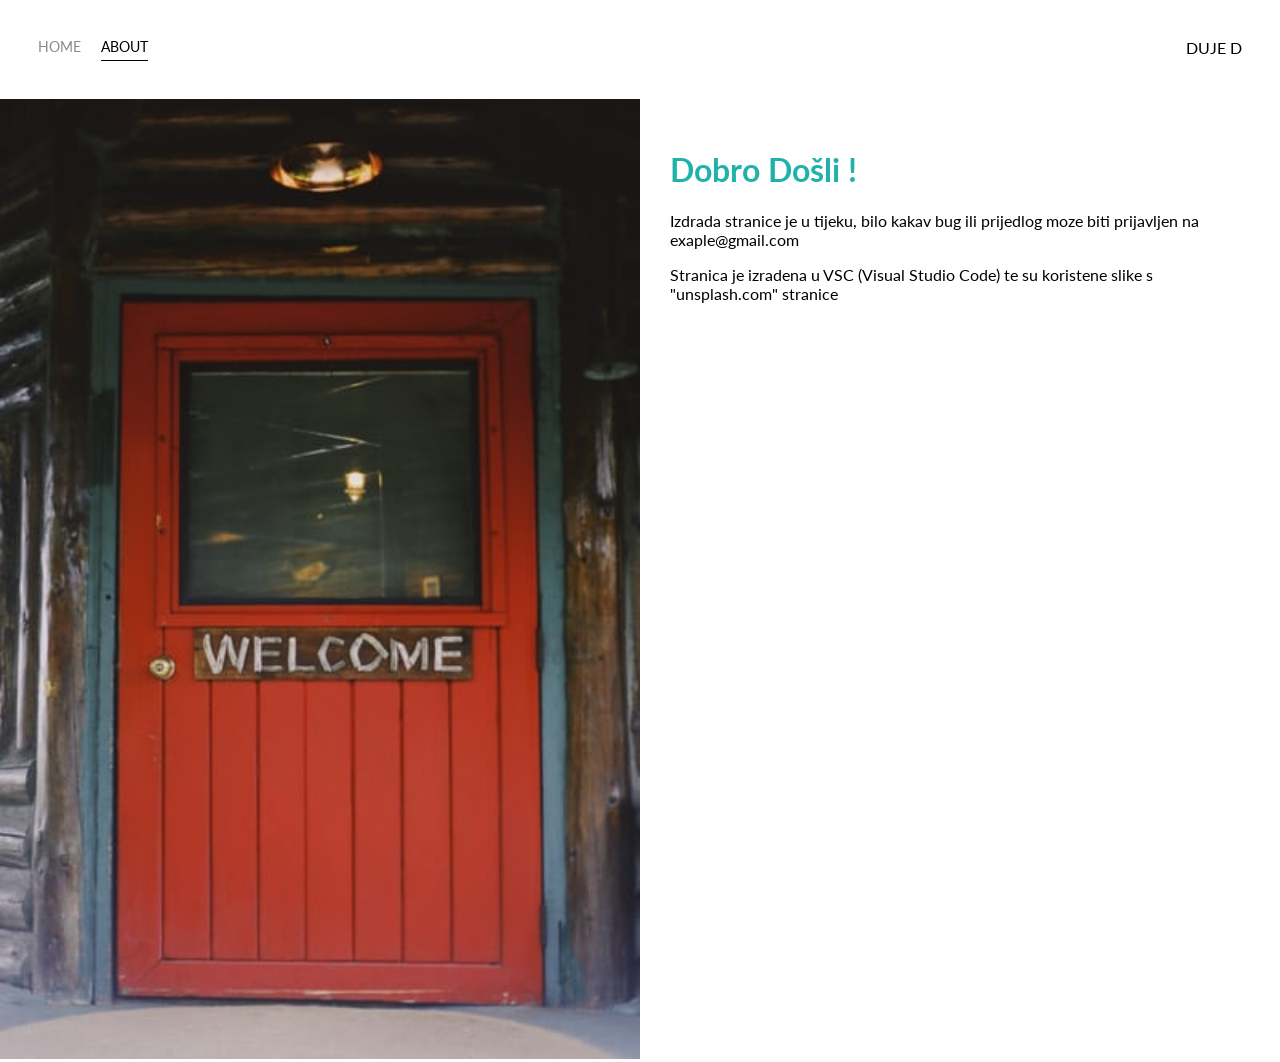
<file: about.html>
<!DOCTYPE html>
<html lang='en'>

<head>
  <meta charset='UTF-8'>
  <title>Deddit Homepage</title>
  <link href="https://fonts.googleapis.com/css?family=Lato" rel="stylesheet">
  <link rel="stylesheet" href="styles.css">
</head>

<body>
  <div class="container">
    <div class="nav-wrapper">
      <div class="left-side">
        <div class="nav-link-wrapper">
          <a href="index.html">Home</a>
        </div>

        <div class="nav-link-wrapper active-nav-link">
          <a href="about.html">About</a>
        </div>
      </div>

      <div class="right-side">
        <div class="brand">
          DUJE D
        </div>
      </div>
    </div>

    <div class="content-wrapper">
      <div class="two-column-wrapper">
        <div class="profile-image-wrapper">
          <img src="Images/profile.jpg" alt="">
        </div>

        <div class="profile-content-wrapper">
          <h1>Dobro Došli !</h1>
          <p>Izdrada stranice je u tijeku, bilo kakav bug ili prijedlog moze biti prijavljen na exaple@gmail.com
          </p>

          <p>Stranica je izradena u VSC (Visual Studio Code) te su koristene slike s "unsplash.com" stranice </p>
        </div>
      </div>
    </div>
  </div>

</body>

</html>
</file>
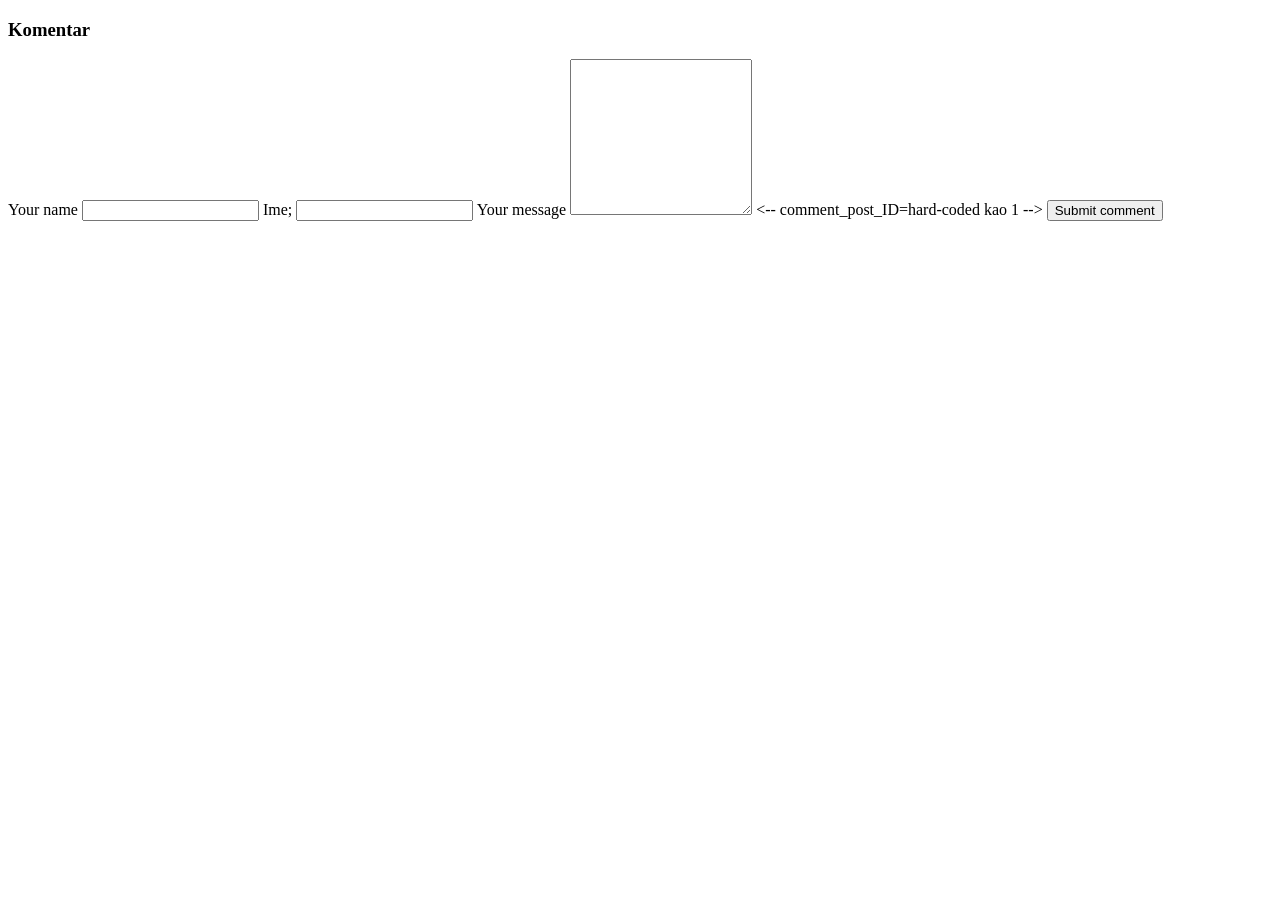
<file: comments.html>
<!DOCTYPE html>
<html lang='en'>

<div id="respond">

    <h3>Komentar</h3>

    <form action="post_comment.php" method="post" id="commentform">

        <label for="comment_author" class="required">Your name</label>
        <input type="text" name="comment_author" id="comment_author" value="" tabindex="1" required="required">

        <label for="email" class="required">Ime;</label>
        <input type="email" name="email" id="email" value="" tabindex="2" required="required">

        <label for="comment" class="required">Your message</label>
        <textarea name="comment" id="comment" rows="10" tabindex="4" required="required"></textarea>

        <-- comment_post_ID=hard-coded kao 1 -->
            <input type="hidden" name="comment_post_ID" value="1" id="comment_post_ID" />
            <input name="submit" type="submit" value="Submit comment" />

    </form>

</div>
</file>
<file: styles.css>
/*Master Style*/

body {
    font-family: "Lato", sans-serif;
    margin: 0px;
  }
  
  .container {
    display: grid;
    grid-template-columns: 1fr;
  }
  
  .nav-wrapper {
    display: flex;
    justify-content: space-between;
    padding: 38px;
  }
  
  .left-side {
    display: flex;
  }
  
  .nav-wrapper > .left-side > div {
    margin-right: 20px;
    text-transform: uppercase;
    font-size: 0.9rem;
  }
  
  .nav-link-wrapper {
    height: 22px;
    border-bottom: 1px solid transparent;
    transition: border-bottom 0.5s;
  }
  
  .active-nav-link {
    border-bottom: 1px solid black;
  }
  
  .active-nav-link a {
    color: black !important;
  }
  
  .nav-link-wrapper a {
    color: #8a8a8a;
    text-decoration: none;
    transition: color 0.5s;
  }
  
  .nav-link-wrapper:hover {
    border-bottom: 1px solid black;
  }
  
  .nav-link-wrapper a:hover {
    color: black;
  }
  
  .portfolio-items-wrapper {
    display: grid;
    grid-template-columns: 1fr 1fr 1fr;
  }
  
  .portfolio-item-wrapper {
    position: relative;
  }
  
  .portfolio-img-background {
    background-size: cover;
    background-position: center;
    background-repeat: no-repeat;
    height: 350px;
    width: 100%;
  }
  
  .img-text-wrapper {
    position: absolute;
    top: 0;
    display: flex;
    flex-direction: column;
    justify-content: center;
    align-items: center;
    height: 100%;
    text-align: center;
    padding-left: 100px;
    padding-right: 100px;
  }
  
  .img-text-wrapper .subtitle {
    transition: 1s;
    color: transparent;
  }
  
  .image-blur {
    transition: 1s;
    filter: brightness(10%);
  }
  
  .img-text-wrapper:hover .subtitle {
    color: lightseagreen;
    font-weight: 600;
  }
  
  .logo-wrapper img {
    width: 50%;
    margin-bottom: 20px;
  }
  
  .two-column-wrapper {
    display: grid;
    grid-template-columns: 1fr 1fr;
  }
  
  .profile-image-wrapper img {
    width: 100%;
  }
  
  .profile-content-wrapper {
    padding: 30px;
  }
  
  .profile-content-wrapper h1 {
    color: lightseagreen;
  }
</file>
